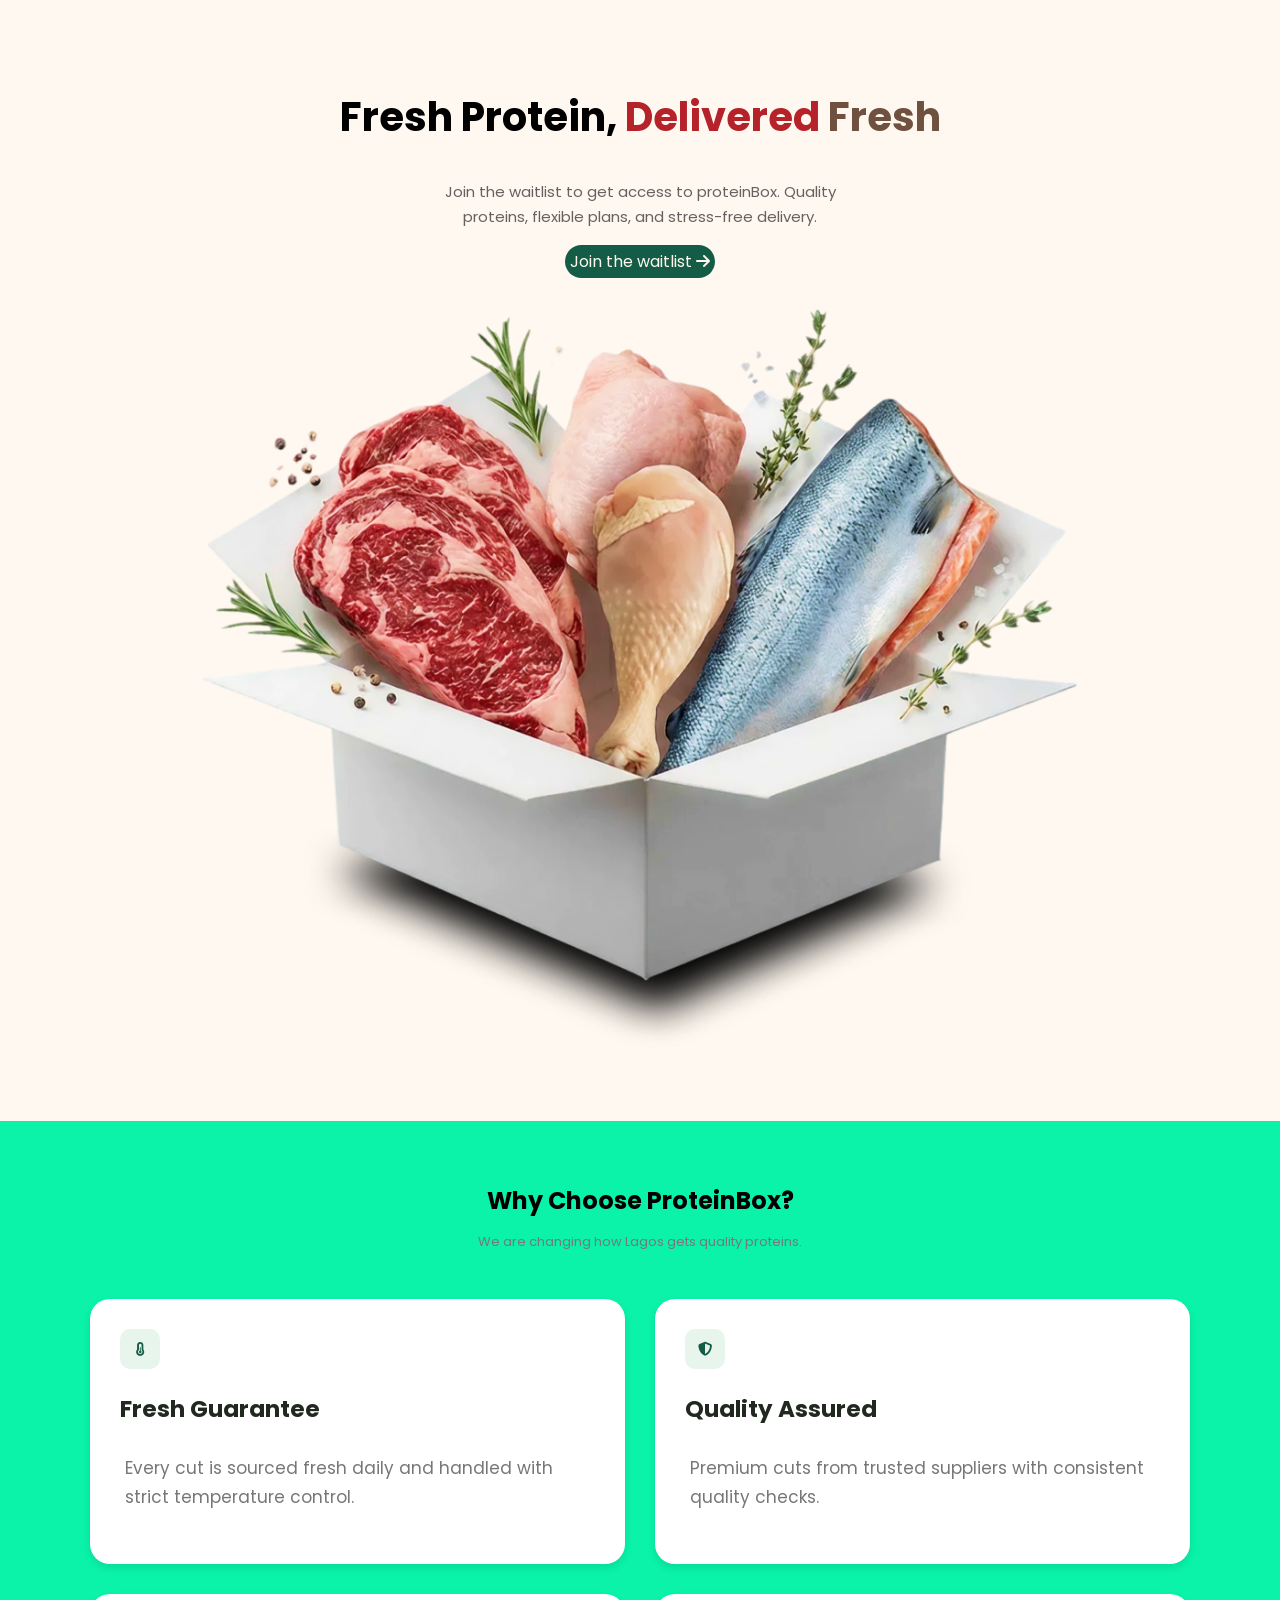
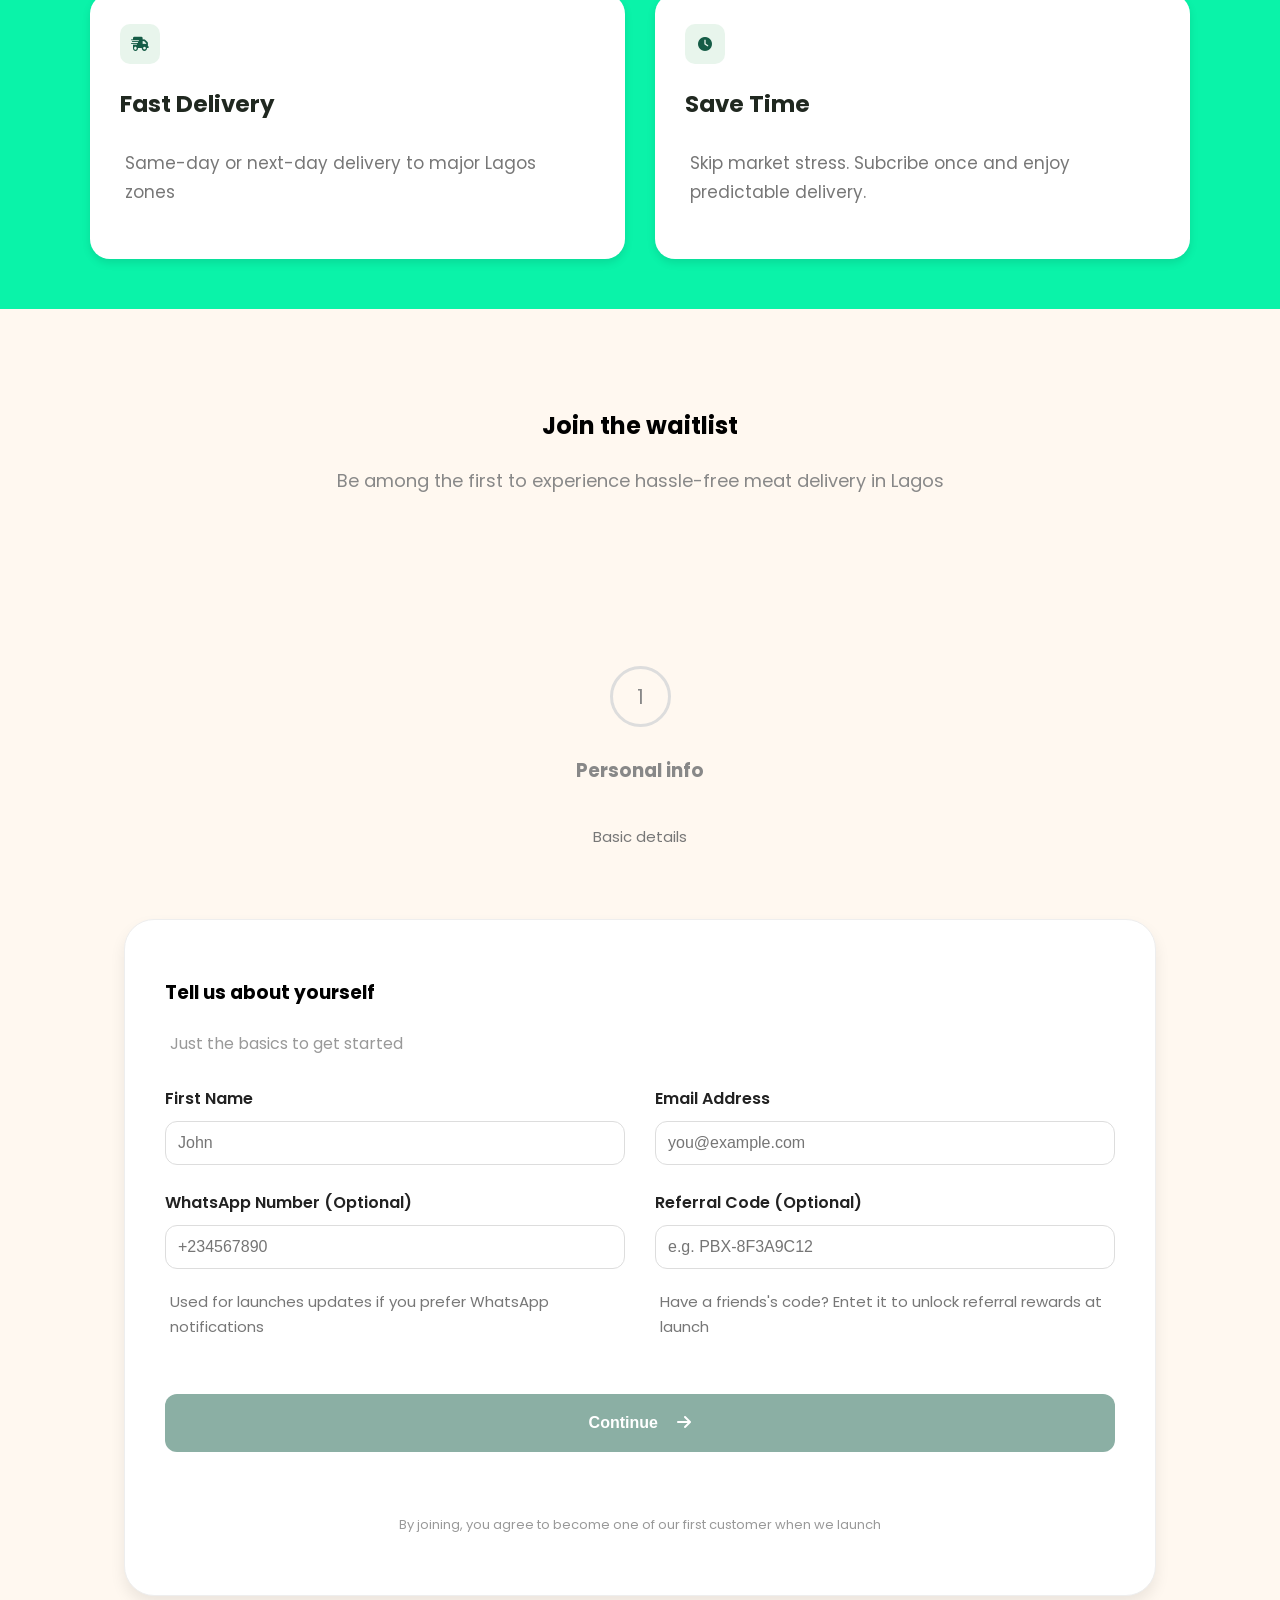
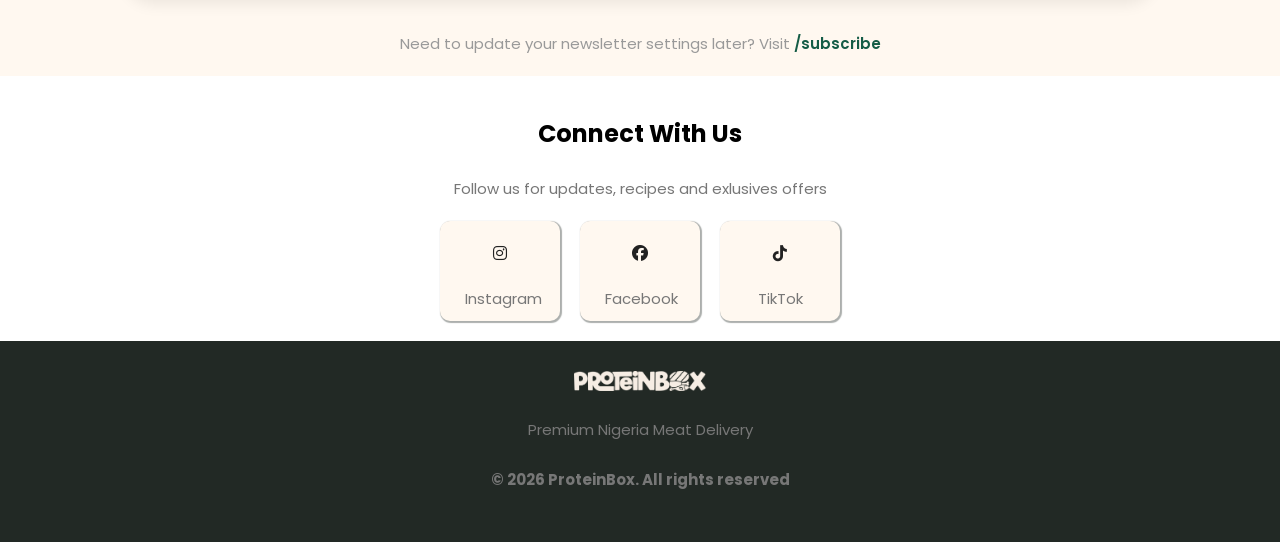
<file: Test/index.html>
<!DOCTYPE html>
<html lang="en">
<head>
    <meta charset="UTF-8">
    <meta name="viewport" content="width=device-width, initial-scale=1.0">
    <link rel="stylesheet"
    href="https://cdnjs.cloudflare.com/ajax/libs/font-awesome/6.7.2/css/all.min.css">
    <link rel="preconnect"
    href="https://fonts.googleapis.com"> 
    <link rel="preconnect"
    href="https://fonts.gstatic.com" crossorigin>
    <link rel="stylesheet"
    href="https://fonts.googleapis.com/css2?family=Poppins:wght@400;500;600;700;800&display=swap">
    <link rel="stylesheet" href="style.css">
    <title>ProteinBox</title>
</head>
<body>
    <main class="wrapper">
        <header class="hero">
            <h1>Fresh Protein,
                <span class="span1">Delivered </span><span class="span2">Fresh</span> 
            </h1>
            <p>Join the waitlist to get access to proteinBox. Quality<br> proteins, flexible plans, and stress-free delivery.</p>
            <a href="#waitlistForm">Join the waitlist <i class="fa-solid fa-arrow-right arrow-icon"></i> </a>
            <img 
                src="images/hero-open-box.png" 
                alt="ProteinBox delivery box containing fresh protein"
                class="hero-image"
            >
        </header>
        <!--Section for "Why choose proteinBox"-->
        <section class="proteinbox">
            <div class="proteinbox-title">
                <h2>Why Choose ProteinBox?</h2>
                <p>We are changing how Lagos gets quality proteins.</p>
            </div>
            <div class="feature-grid">
                <article class="card">
                    <div class="icon">
                        <i class="fa-solid fa-temperature-half temprature-icon" aria-hidden="true"></i>
                    </div>
                    <h3>Fresh Guarantee</h3>
                    <p>Every cut is sourced fresh daily and handled with strict temperature control.</p>
                </article>
                <article class="card">
                    <div class="icon">
                        <i class="fa-solid fa-shield-halved shield-icon" aria-hidden="true"></i>
                    </div>
                    <h3>Quality Assured</h3>
                    <p>Premium cuts from trusted suppliers with consistent quality checks.</p>
                </article>
                <article class="card">
                    <div class="icon">
                        <i class="fa-solid fa-truck-fast truck-icon" aria-hidden="true"></i>
                    </div>
                    <h3>Fast Delivery</h3>
                    <p>Same-day or next-day delivery to major Lagos zones</p>
                </article>
                <article class="card">
                    <div class="icon">
                        <i class="fa-solid fa-clock clock-icon" aria-hidden="true"></i>
                    </div>
                    <h3>Save Time</h3>
                    <p>Skip market stress. Subcribe once and enjoy predictable delivery.</p>
                </article>
            </div>
        </section>
        <!--Section for "join the wailist"-->
        <section class="waitlist">
            <div class="waitlist-header">
                <h2>Join the waitlist</h2>
                <p>Be among the first to experience hassle-free meat delivery in Lagos</p>
            </section>
            <div class="numberDiv">
                <section class="number" aria-hidden="true">1</section>
                <h3>Personal info</h3>
                <p>Basic details</p>
            </div>
            <div class="form-container">
                <form id="waitlistForm" action="/waitlist" method="post">
                   <div class="formHeader">
                        <h3>Tell us about yourself</h3>
                        <p>Just the basics to get started</p>
                   </div>
                   <section class="form-info">
                    <div class="form-grid">
                        <div class="form-info">
                            <label for="firstName">First Name</label>
                            <input 
                                type="text" 
                                id="firstName"
                                name="firtName"
                                placeholder="John" 
                                autocomplete="given-name"
                                required
                            >
                        </div>
                        <div class="form-info">
                            <label for="email">Email Address</label>
                            <input 
                                type="email" 
                                id="email"
                                name="email"
                                placeholder="you@example.com" 
                                autocomplete="email"
                                required
                            >
                        </div>
                        <div class="form-info">
                            <label for="whatsapp">WhatsApp Number (Optional)</label>
                            <input 
                                type="tel" 
                                id="whatsapp"
                                name="whatsapp"
                                placeholder="+234567890" 
                                autocomplete="tel"
                                aria-describedby="whatsapp-help"
                            >
                            <p id="whatsapp-help">Used for launches updates if you prefer WhatsApp notifications</p>
                        </div>
                        <div class="form-info">
                            <label for="referral">Referral Code (Optional)</label>
                            <input 
                                type="text" 
                                id="referral"
                                name="referral"
                                placeholder="e.g. PBX-8F3A9C12" 
                                autocomplete="tel"
                                aria-describedby="referral-help"
                            >
                            <p id="referral-help">Have a friends's code? Entet it to unlock referral rewards at launch</p>
                        </div>
                    </div>
                        <button type="submit" class="btn">Continue <i class="fa-solid fa-arrow-right arrow-icon" aria-hidden="true"></i> </button>
                        <p class="agree">By joining, you agree to become one of our first customer when we launch</p>
                   </section>
                </form>
            </div>
            <p class="subscribe">Need to update your newsletter settings later? Visit <a href="/subscribe">/subscribe</a></p>
        </section>
        <!--Contact us-->
        <section class="contactWrapper">
            <div>
                <h2>Connect With Us</h2>
                <p>Follow us for updates, recipes and exlusives offers</p>
            </div>
            <ul class="socialWrapper">
                <li>
                    <a href="www.instagram.com"> <i class="fa-brands fa-instagram"></i> <p>Instagram</p></a>
                </li>
                <li>
                    <a href="www.facebook.com"> <i class="fa-brands fa-facebook"></i> <p>Facebook</p></a>
                </li>
                <li>
                    <a href="www.tiktok.com"> <i class="fa-brands fa-tiktok"></i> <p>TikTok</p></a>
                </li>
            </ul>
        </section>
    </main>
    <footer>
        <img src="images/logo-footer.png" alt="ProteinBox">
        <p>Premium Nigeria Meat Delivery</p>
        <p class="copyright">&copy; 2026 ProteinBox. All rights reserved</p>
    </footer>
</body>
</html>
</file>
<file: Test/style.css>
body{
    background-color: #FFF8F0;
    font-family: 'Poppins', sans-serif;
    width: 100%;
    min-height: 100vh;
    margin: 0;
}
p{
    color: #777;
    padding: 5px;
    line-height: 25px;
    font-size: 15px;
}
.hero{
    max-width: 900px;
    margin: 0 auto;
    padding: 60px 20px;
    text-align: center;
}
.hero h1{
    font-size: 40px;
}

.span1{
    color: #B52229;
}
.span2{
    color: #70503F;
}
.hero a{
    padding: 5px;
    height: 40px;
    width: 150px;
    border-radius: 20px;
    background-color: #155C46;
    color: #FFF8F0;
    border: none;
    text-decoration: none;
}
.hero p{
    color: rgb(102, 97, 97);
    padding: 5px;
    line-height: 25px;
    font-size: 15px;
}
.hero-image{
    height: auto;
    width: 100%;
}
.proteinbox{
    background-color: #0af3a9;
    padding: 50px 20px;
}
.proteinbox-title{
    text-align: center;
    line-height: 20px;
}
.proteinbox-title h2{
    margin-bottom: 0;
}
.proteinbox-title p{
    font-size: 13px;
}
.feature-grid{
    display: grid;
    grid-template-columns: repeat(2, minmax(0, 1fr));
    gap: 30px;
    max-width: 1100px;
    margin: 40px auto 0;
}
.card{
    background-color: #fff;
    padding: 30px;
    border-radius: 20px;
    box-shadow: 0 4px 8px rgba(0, 0, 0, 0.1);
}
.icon{
    background-color: #E8F5EC;
    width: 40px;
    height: 40px;
    display: flex;
    justify-content: center;
    align-items: center;
    border-radius: 10px
}
.icon i {
    font-size: 14px;
    color: #155C46;
}
.card h3{
    font-size: 23px;
    color: #202820;
}
.card p{
    font-size: 17px;
    line-height: 1.7;
    color: #777;
}
.waitlist{
    background-color: #FFF8F0;
    padding: 80px 20px 100px;
    text-align: center;
}
.waitlist-header h1{
    font-size: 42px;
    font-weight: 800;
    color: #202820;
    margin-bottom: 15px;
}
.waitlist-header p{
    font-size: 18px;
    color: #888;
}
.numberDiv{
    display: flex;
    flex-direction: column;
    justify-content: center;
    align-items: center;
    margin: 50px 0;
    color: #888;
    text-align: center;
}
.number{
    width: 55px;
    height: 55px;
    border: 3px solid #ddd;
    border-radius: 50%;
    display: flex;
    justify-content: center;
    align-items: center;
    margin: auto auto 10px;
    font-size: 20px;
}
.form-container{
    max-width: 950px;
    margin: auto;
    padding: 40px;
    background-color: #fff;
    border: 1px solid #eee;
    border-radius: 30px;
    box-shadow: 0 8px 15px rgba(0, 0, 0, 0.08);
    text-align: left;
}
.formHeader h2{
    font-size: 25px;
    color: #202820;
    margin-bottom: 5px;
}
.formHeader p{
    color: #999;
    font-size: 16px;
    margin-bottom: 25px;
}
.form-grid{
    display: grid;
    grid-template-columns: repeat(2, 1fr);
    gap: 25px 30px;
}
.form-info{
    display: flex;
    flex-direction: column;
}
.form-info label{
    font-size: 16px;
    font-weight: 600;
    margin-bottom: 10px;
    color: #222;
}
.form-info input{
    width: 100%;
    box-sizing: border-box;
    padding: 12px;
    border: 1px solid #ddd;
    border-radius: 12px;
    font-size: 16px;
    outline: none;
}
.form-info input:focus-visible{
    outline: 3px solid #155C46;
    outline-offset: 2px;
    border-color: #155C46;
}
.btn{
    width: 100%;
    padding: 20px;
    margin-top: 35px;
    background-color: #8BAFA4;
    color: white;
    border: none;
    border-radius: 12px;
    font-size: 16px;
    font-weight: 600;
    cursor: pointer;
}
.btn:hover{
    background-color: #155C46;
}
.btn:focus-visible{
    outline: 3px solid #155C46;
    outline-offset: 3px;
}
.btn i{
    margin-left: 15px;
}
.agree{
    text-align: center;
    color: #999;
    font-size: 13px;
    margin-top: 55px;
}
.subscribe{
    margin-top: 30px;
    color: #999;
    font-size: 15px;
    text-align: center;
}
.subscribe a{
    color: #155C46;
    font-weight: 600;
    text-decoration: none;
}
.contactWrapper{
    background-color: #FFFFFF;
    text-align: center;
    padding: 20px;
}
.socialWrapper{
    list-style: none;
    padding: 0;
    margin: 0;
    display: flex;
    align-items: center;
    justify-content: center;
    gap: 20px;
}
.socialWrapper li{
    background-color: #FFF8F0;
    padding: 20px;
    border-radius: 10px;
    height: 60px;
    width: 80px;
    box-shadow: 1px 1px 1px 1px #acafad;
}
.socialWrapper li a{
    text-decoration: none;
    color: #222;
    font-size: 16px;
}
footer{
    background-color: #222925;
    color: #ffffff;
    text-align: center;
    padding: 30px 15px;
    font-size: 14px;
}
footer img{
    width: auto;
    height: 20px;
}
.copyright{
    font-weight: bold;
}
@media(max-width: 768px){
    .feature-grid{
        grid-template-columns: 1fr;
    }
    .hero h1{
        font-size: 32px;
    }
    .waitlist{
        padding: 50px 15px;
    }
    .form-grid{
        grid-template-columns: 1fr;
    }
    .form-container{
        padding: 20px;
    }
    .socialWrapper{
        flex-wrap: wrap;
    }
}
</file>
